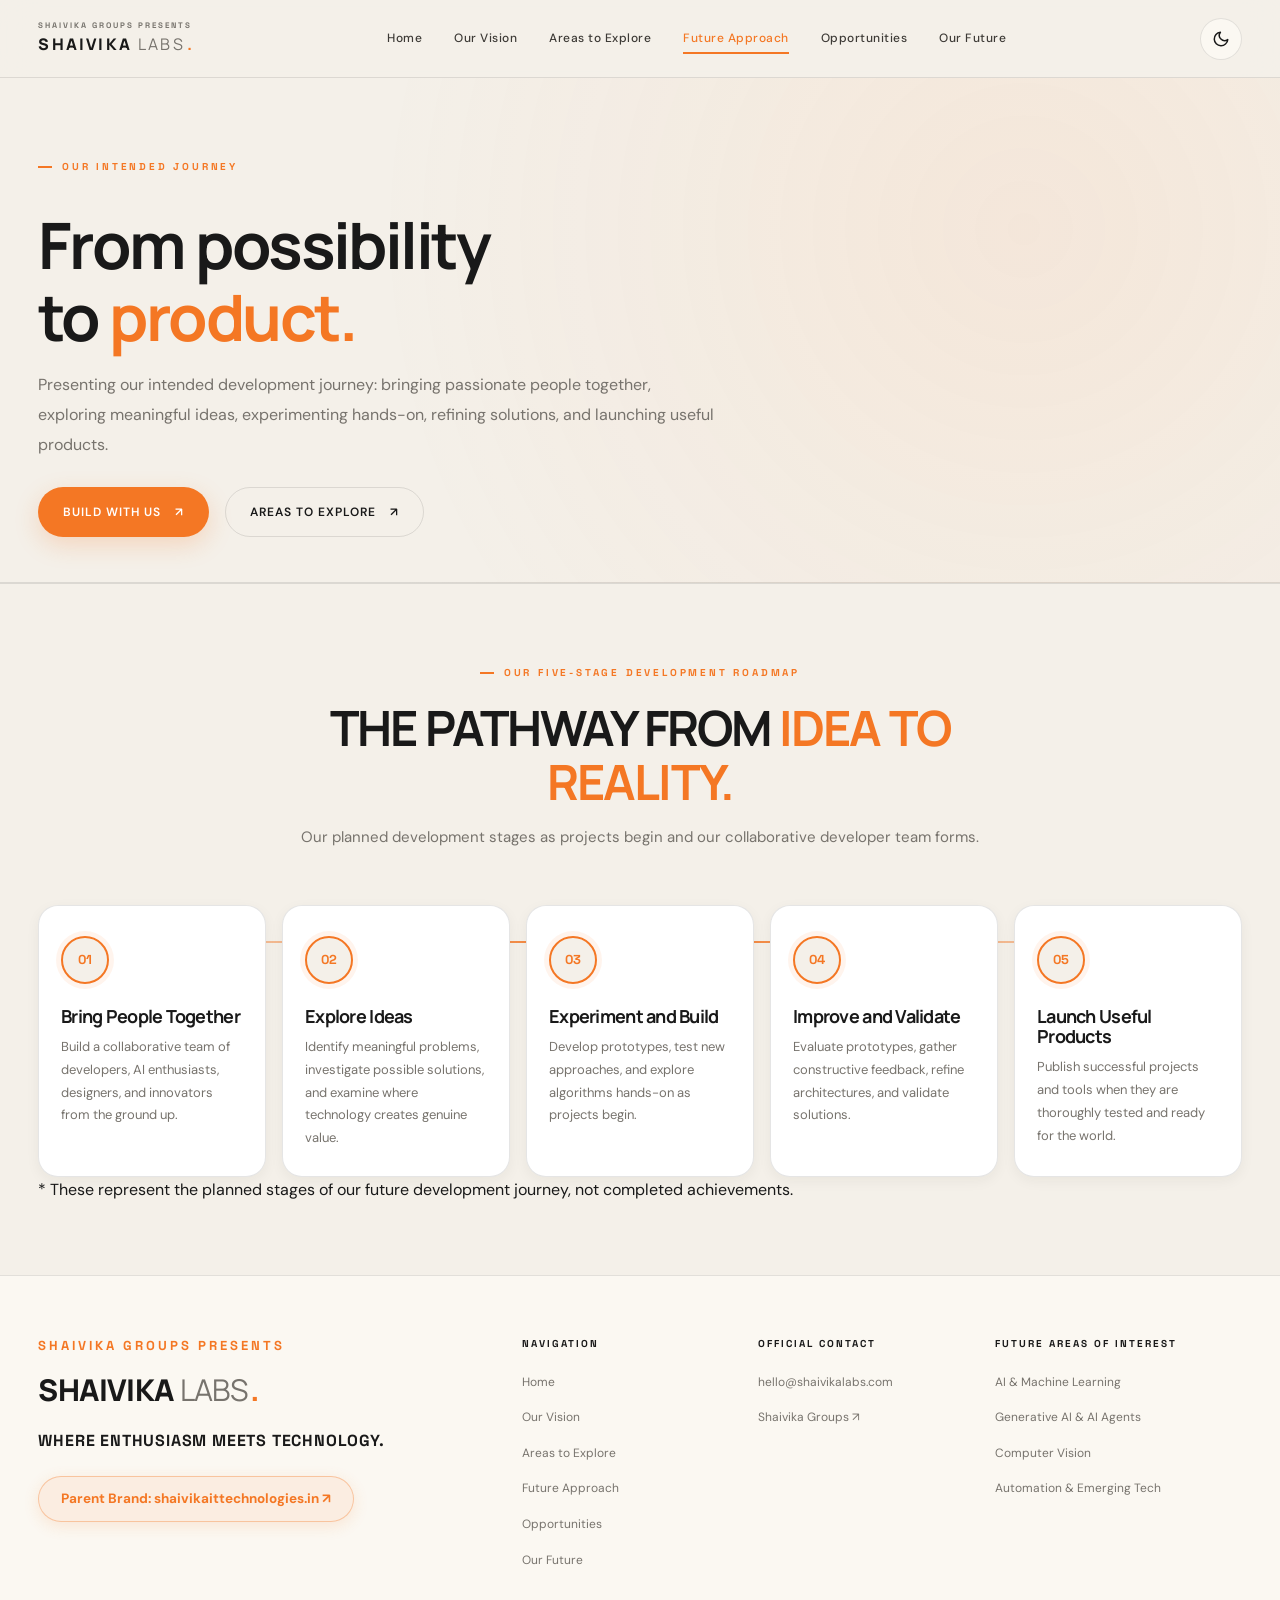
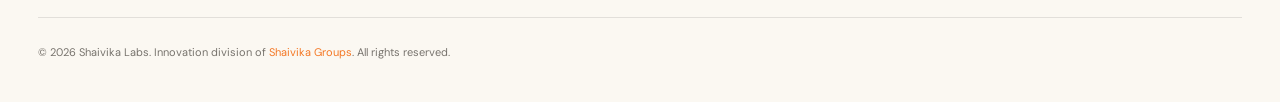
<file: approach.html>
<!doctype html>
<html lang="en" data-theme="light">
<head>
  <meta charset="utf-8">
  <meta name="viewport" content="width=device-width, initial-scale=1">
  <meta name="theme-color" content="#F4F0E9">
  <meta name="description" content="Our Future Approach at Shaivika Labs — The AI innovation division of Shaivika Groups. From Possibility to Product: 5 planned stages of our future journey.">
  <title>Our Future Approach — From Possibility to Product | Shaivika Labs</title>
  
  <link rel="preconnect" href="https://fonts.googleapis.com">
  <link rel="preconnect" href="https://fonts.gstatic.com" crossorigin>
  <link href="https://fonts.googleapis.com/css2?family=DM+Sans:ital,opsz,wght@0,9..40,100..1000;1,9..40,100..1000&family=Manrope:wght@300;400;500;600;700;800&family=Space+Grotesk:wght@500;700&display=swap" rel="stylesheet">
  
  <link rel="stylesheet" href="style.css">
  <script src="script.js" defer></script>
</head>
<body data-theme="light">

  <header class="navbar">
    <div class="brand-wrap">
      <span class="brand-parent">Shaivika Groups Presents</span>
      <a class="logo" href="index.html" aria-label="Shaivika Labs Home">
        SHAIVIKA<span>LABS</span><i>.</i>
      </a>
    </div>

    <nav class="nav-links" aria-label="Main navigation">
      <a href="index.html#hero">Home</a>
      <a href="index.html#vision">Our Vision</a>
      <a href="index.html#explore">Areas to Explore</a>
      <a class="active" href="approach.html">Future Approach</a>
      <a href="careers.html">Opportunities</a>
      <a href="index.html#future-products">Our Future</a>
    </nav>

    <div class="nav-controls">
      <button class="theme-toggle" id="theme-toggle-btn" aria-label="Switch between light and dark theme">
        <svg class="theme-icon-sun" viewBox="0 0 24 24">
          <circle cx="12" cy="12" r="5"></circle>
          <line x1="12" y1="1" x2="12" y2="3"></line>
          <line x1="12" y1="21" x2="12" y2="23"></line>
          <line x1="4.22" y1="4.22" x2="5.64" y2="5.64"></line>
          <line x1="18.36" y1="18.36" x2="19.78" y2="19.78"></line>
          <line x1="1" y1="12" x2="3" y2="12"></line>
          <line x1="21" y1="12" x2="23" y2="12"></line>
          <line x1="4.22" y1="19.78" x2="5.64" y2="18.36"></line>
          <line x1="18.36" y1="5.64" x2="19.78" y2="4.22"></line>
        </svg>
        <svg class="theme-icon-moon" viewBox="0 0 24 24">
          <path d="M21 12.79A9 9 0 1 1 11.21 3 7 7 0 0 0 21 12.79z"></path>
        </svg>
      </button>

      <button class="menu-toggle" aria-label="Toggle navigation menu" aria-expanded="false">
        ☰
      </button>
    </div>
  </header>

  <main class="page-shell">
    <section class="inner-page-hero">
      <div class="inner-hero-content animate-on-scroll">
        <span class="eyebrow">OUR INTENDED JOURNEY</span>
        <h1>From possibility<br>to <span>product.</span></h1>
        <p>
          Presenting our intended development journey: bringing passionate people together, exploring meaningful ideas, experimenting hands-on, refining solutions, and launching useful products.
        </p>
        <div style="display: flex; gap: 16px; flex-wrap: wrap;">
          <a class="button button-primary" href="careers.html#inquiry-form">
            Build With Us <span class="btn-arrow">↗</span>
          </a>
          <a class="button button-outline" href="index.html#explore">
            Areas to Explore <span class="btn-arrow">↗</span>
          </a>
        </div>
      </div>
    </section>

    <section class="section-block">
      <div class="section-header-center animate-on-scroll">
        <span class="eyebrow">OUR FIVE-STAGE DEVELOPMENT ROADMAP</span>
        <h2>THE PATHWAY FROM <span>IDEA TO REALITY.</span></h2>
        <p>Our planned development stages as projects begin and our collaborative developer team forms.</p>
      </div>

      <div class="approach-pathway-wrap">
        <div class="pathway-line" aria-hidden="true">
          <div class="pathway-pulse"></div>
        </div>

        <div class="pathway-grid">
          <!-- 01 Bring People Together -->
          <div class="pathway-step animate-on-scroll">
            <div class="pathway-node-marker">01</div>
            <h3>Bring People Together</h3>
            <p>Build a collaborative team of developers, AI enthusiasts, designers, and innovators from the ground up.</p>
          </div>

          <!-- 02 Explore Ideas -->
          <div class="pathway-step animate-on-scroll delay-1">
            <div class="pathway-node-marker">02</div>
            <h3>Explore Ideas</h3>
            <p>Identify meaningful problems, investigate possible solutions, and examine where technology creates genuine value.</p>
          </div>

          <!-- 03 Experiment and Build -->
          <div class="pathway-step animate-on-scroll delay-2">
            <div class="pathway-node-marker">03</div>
            <h3>Experiment and Build</h3>
            <p>Develop prototypes, test new approaches, and explore algorithms hands-on as projects begin.</p>
          </div>

          <!-- 04 Improve and Validate -->
          <div class="pathway-step animate-on-scroll delay-3">
            <div class="pathway-node-marker">04</div>
            <h3>Improve and Validate</h3>
            <p>Evaluate prototypes, gather constructive feedback, refine architectures, and validate solutions.</p>
          </div>

          <!-- 05 Launch Useful Products -->
          <div class="pathway-step animate-on-scroll delay-4">
            <div class="pathway-node-marker">05</div>
            <h3>Launch Useful Products</h3>
            <p>Publish successful projects and tools when they are thoroughly tested and ready for the world.</p>
          </div>
        </div>
      </div>

      <p class="showcase-footnote">
        * These represent the planned stages of our future development journey, not completed achievements.
      </p>
    </section>
  </main>

  <footer class="footer">
    <div class="footer-top">
      <div class="footer-brand">
        <span class="footer-parent-label">SHAIVIKA GROUPS PRESENTS</span>
        <div class="logo">SHAIVIKA<span>LABS</span><i>.</i></div>
        <p class="footer-tagline">WHERE ENTHUSIASM MEETS TECHNOLOGY.</p>
        <a class="footer-official-link" href="http://shaivikaittechnologies.in/" target="_blank" rel="noopener noreferrer">
          Parent Brand: shaivikaittechnologies.in ↗
        </a>
      </div>
      <div class="footer-col">
        <h5>Navigation</h5>
        <ul>
          <li><a href="index.html#hero">Home</a></li>
          <li><a href="index.html#vision">Our Vision</a></li>
          <li><a href="index.html#explore">Areas to Explore</a></li>
          <li><a href="approach.html">Future Approach</a></li>
          <li><a href="careers.html">Opportunities</a></li>
          <li><a href="index.html#future-products">Our Future</a></li>
        </ul>
      </div>
      <div class="footer-col">
        <h5>Official Contact</h5>
        <ul>
          <li><a href="mailto:hello@shaivikalabs.com">hello@shaivikalabs.com</a></li>
          <li><a href="http://shaivikaittechnologies.in/" target="_blank" rel="noopener noreferrer">Shaivika Groups ↗</a></li>
        </ul>
      </div>
      <div class="footer-col">
        <h5>Future Areas of Interest</h5>
        <ul>
          <li><a href="build.html">AI & Machine Learning</a></li>
          <li><a href="build.html">Generative AI & AI Agents</a></li>
          <li><a href="build.html">Computer Vision</a></li>
          <li><a href="build.html">Automation & Emerging Tech</a></li>
        </ul>
      </div>
    </div>
    <div class="footer-bottom">
      <div>© <span data-year></span> Shaivika Labs. Innovation division of <a href="http://shaivikaittechnologies.in/" target="_blank" rel="noopener noreferrer">Shaivika Groups</a>. All rights reserved.</div>
    </div>
  </footer>

</body>
</html>
</file>
<file: style.css>
@import url('https://fonts.googleapis.com/css2?family=DM+Sans:ital,opsz,wght@0,9..40,100..1000;1,9..40,100..1000&family=Manrope:wght@300;400;500;600;700;800&family=Space+Grotesk:wght@500;700&display=swap');

/* ==========================================================================
   SHAIVIKA LABS — DESIGN SYSTEM & TOKENS
   Brand: Shaivika Groups Presents Shaivika Labs
   Consistent Warm Cream, Charcoal & Shaivika Orange (#F47724) Palette
   Light Mode (Default) & Dark Mode Support
   ========================================================================== */

:root {
  /* Brand Core Palette */
  --accent: #F47724;
  --accent-hover: #DF6416;
  --accent-light: #FF8F45;
  --accent-glow: rgba(244, 119, 36, 0.22);
  --accent-glow-strong: rgba(244, 119, 36, 0.4);
  --accent-soft: rgba(244, 119, 36, 0.08);

  /* Light Theme (Default) */
  --bg: #F4F0E9;
  --paper: #FBF8F2;
  --paper-card: #FFFFFF;
  --paper-trans: rgba(251, 248, 242, 0.92);
  --card-glass: rgba(255, 255, 255, 0.85);
  --ink: #191919;
  --ink-secondary: #3D3A36;
  --muted: #77736D;
  --muted-light: #A8A39C;
  --line: rgba(25, 25, 25, 0.11);
  --line-subtle: rgba(25, 25, 25, 0.06);
  --dark: #211F1B;
  --shadow-sm: 0 4px 14px rgba(33, 31, 27, 0.05);
  --shadow-md: 0 12px 30px rgba(33, 31, 27, 0.08);
  --shadow-lg: 0 20px 50px rgba(33, 31, 27, 0.11);
  --shadow-accent: 0 12px 32px rgba(244, 119, 36, 0.2);
  --radius-sm: 8px;
  --radius-md: 14px;
  --radius-lg: 20px;
  --radius-pill: 9999px;
  --nav-bg: rgba(244, 240, 233, 0.92);
  --container-max: 1700px;

  /* Brand-Harmonized Section Tokens */
  --tech-de: var(--accent);
  --tech-de-glow: var(--accent-glow);
  --tech-ai: var(--accent);
  --tech-ai-glow: var(--accent-glow);
  --tech-cv: var(--accent);
  --tech-cv-glow: var(--accent-glow);
  --tech-emerging: var(--accent);
  --tech-emerging-glow: var(--accent-glow);
  --tech-about: var(--accent);
  --tech-join: var(--accent);
  --tech-join-glow: var(--accent-glow);
}

[data-theme="dark"] {
  --bg: #11100E;
  --paper: #181714;
  --paper-card: #201D1A;
  --paper-trans: rgba(24, 23, 20, 0.90);
  --card-glass: rgba(26, 24, 21, 0.82);
  --ink: #FFFFFF;
  --ink-secondary: #D4CEC4;
  --muted: #A39D94;
  --muted-light: #736E66;
  --line: rgba(255, 255, 255, 0.10);
  --line-subtle: rgba(255, 255, 255, 0.05);
  --dark: #0A0A09;
  --shadow-sm: 0 4px 16px rgba(0, 0, 0, 0.35);
  --shadow-md: 0 14px 34px rgba(0, 0, 0, 0.45);
  --shadow-lg: 0 24px 60px rgba(0, 0, 0, 0.65);
  --shadow-accent: 0 12px 34px rgba(244, 119, 36, 0.35);
  --nav-bg: rgba(17, 16, 14, 0.92);
}

/* ==========================================================================
   BASE RESET & TYPOGRAPHY
   ========================================================================== */

*, *::before, *::after {
  box-sizing: border-box;
  margin: 0;
  padding: 0;
}

html {
  scroll-behavior: smooth;
  font-size: 16px;
  overflow-x: hidden;
}

body {
  background-color: var(--bg);
  color: var(--ink);
  font-family: "DM Sans", -apple-system, BlinkMacSystemFont, "Segoe UI", Roboto, sans-serif;
  overflow-x: hidden;
  line-height: 1.6;
  transition: background-color 0.35s ease, color 0.35s ease;
  -webkit-font-smoothing: antialiased;
  -moz-osx-font-smoothing: grayscale;
  width: 100%;
}

a {
  color: inherit;
  text-decoration: none;
  transition: color 0.25s ease, opacity 0.25s ease;
}

button {
  font: inherit;
  background: none;
  border: none;
  cursor: pointer;
  color: inherit;
}

img {
  max-width: 100%;
  height: auto;
  display: block;
}

.site-container {
  width: 100%;
  max-width: var(--container-max);
  margin: 0 auto;
}

/* ==========================================================================
   NAVBAR & HEADER
   ========================================================================== */

.navbar {
  position: sticky;
  top: 0;
  height: 78px;
  padding: 0 3%;
  display: flex;
  align-items: center;
  justify-content: space-between;
  gap: 20px;
  background: var(--nav-bg);
  backdrop-filter: blur(16px);
  -webkit-backdrop-filter: blur(16px);
  border-bottom: 1px solid var(--line);
  z-index: 100;
  transition: background-color 0.35s ease, border-color 0.35s ease;
}

.brand-wrap {
  display: flex;
  flex-direction: column;
}

.brand-parent {
  font-family: "Space Grotesk", sans-serif;
  font-size: 8px;
  font-weight: 700;
  letter-spacing: 2px;
  color: var(--muted);
  text-transform: uppercase;
}

.logo {
  font-family: "Manrope", sans-serif;
  font-size: 16px;
  font-weight: 800;
  letter-spacing: 2.2px;
  color: var(--ink);
  display: flex;
  align-items: baseline;
  text-transform: uppercase;
}

.logo span {
  font-weight: 400;
  margin-left: 6px;
  color: var(--muted);
}

.logo i {
  color: var(--accent);
  font-style: normal;
  margin-left: 2px;
}

.nav-links {
  display: flex;
  align-items: center;
  gap: clamp(16px, 2.5vw, 36px);
  font-size: 12px;
  font-weight: 500;
  letter-spacing: 0.5px;
}

.nav-links a {
  color: var(--ink-secondary);
  position: relative;
  padding: 6px 0;
  transition: color 0.25s ease;
}

.nav-links a::after {
  content: "";
  position: absolute;
  bottom: 0;
  left: 0;
  width: 0;
  height: 2px;
  background-color: var(--accent);
  transition: width 0.25s ease;
}

.nav-links a:hover,
.nav-links a.active {
  color: var(--accent);
}

.nav-links a:hover::after,
.nav-links a.active::after {
  width: 100%;
}

.nav-controls {
  display: flex;
  align-items: center;
  gap: 14px;
}

/* Theme Toggle Button */
.theme-toggle {
  width: 42px;
  height: 42px;
  border-radius: 50%;
  border: 1px solid var(--line);
  display: grid;
  place-items: center;
  color: var(--ink);
  transition: background-color 0.25s ease, border-color 0.25s ease, transform 0.25s ease;
  position: relative;
  background: var(--paper);
}

.theme-toggle:hover {
  border-color: var(--accent);
  transform: rotate(15deg);
  background: var(--card-glass);
}

.theme-icon-sun,
.theme-icon-moon {
  width: 18px;
  height: 18px;
  stroke: currentColor;
  stroke-width: 2;
  stroke-linecap: round;
  stroke-linejoin: round;
  fill: none;
  transition: opacity 0.25s ease;
}

[data-theme="light"] .theme-icon-sun { display: none; }
[data-theme="light"] .theme-icon-moon { display: block; }
[data-theme="dark"] .theme-icon-sun { display: block; }
[data-theme="dark"] .theme-icon-moon { display: none; }

.nav-cta {
  display: inline-flex;
  align-items: center;
  gap: 10px;
  font-size: 12px;
  font-weight: 600;
  letter-spacing: 0.5px;
  color: var(--ink);
  padding: 6px 6px 6px 16px;
  background: var(--paper);
  border: 1px solid var(--line);
  border-radius: var(--radius-pill);
  transition: border-color 0.25s ease, transform 0.25s ease, background 0.25s ease;
}

.nav-cta:hover {
  border-color: var(--accent);
  transform: translateY(-2px);
  background: var(--card-glass);
}

.nav-cta span {
  display: grid;
  place-items: center;
  width: 32px;
  height: 32px;
  border-radius: 50%;
  background: var(--accent);
  color: #fff;
  font-size: 14px;
  transition: transform 0.25s ease, background-color 0.25s ease;
}

.nav-cta:hover span {
  transform: rotate(45deg);
  background: var(--accent-hover);
}

.menu-toggle {
  display: none;
  width: 42px;
  height: 42px;
  border-radius: 50%;
  border: 1px solid var(--line);
  font-size: 20px;
  align-items: center;
  justify-content: center;
  color: var(--ink);
  background: var(--paper);
}

/* ==========================================================================
   BUTTONS & SHARED TYPOGRAPHY
   ========================================================================== */

.button {
  min-height: 50px;
  padding: 0 24px;
  display: inline-flex;
  align-items: center;
  justify-content: center;
  gap: 14px;
  border-radius: var(--radius-pill);
  font-size: 12px;
  font-weight: 600;
  letter-spacing: 1px;
  text-transform: uppercase;
  transition: transform 0.25s cubic-bezier(0.2, 0.8, 0.2, 1), background-color 0.25s ease, border-color 0.25s ease, box-shadow 0.25s ease;
  position: relative;
  overflow: hidden;
  z-index: 1;
}

.button:hover {
  transform: translateY(-3px);
}

.button-primary {
  background: var(--accent);
  color: #FFFFFF;
  border: 1px solid transparent;
  box-shadow: 0 8px 24px var(--accent-glow);
}

.button-primary:hover {
  background: var(--accent-hover);
  box-shadow: 0 12px 30px var(--accent-glow-strong);
}

.button-primary .btn-arrow {
  display: inline-block;
  transition: transform 0.25s ease;
}

.button-primary:hover .btn-arrow {
  transform: translate(3px, -3px);
}

.button-outline {
  background: transparent;
  color: var(--ink);
  border: 1px solid var(--line);
}

[data-theme="dark"] .button-outline {
  background: rgba(255, 255, 255, 0.04);
  color: #FFFFFF;
  border: 1px solid rgba(255, 255, 255, 0.16);
}

.button-outline:hover {
  border-color: var(--accent);
  background: var(--paper);
  color: var(--accent);
}

[data-theme="dark"] .button-outline:hover {
  border-color: var(--accent);
  background: rgba(244, 119, 36, 0.12);
  color: #FFFFFF;
}

.eyebrow {
  display: inline-flex;
  align-items: center;
  gap: 10px;
  font-family: "Space Grotesk", sans-serif;
  font-size: 10px;
  font-weight: 700;
  letter-spacing: 2.8px;
  color: var(--accent);
  text-transform: uppercase;
  margin-bottom: 20px;
}

.eyebrow::before {
  content: "";
  display: inline-block;
  width: 14px;
  height: 2px;
  background-color: var(--accent);
}

h1, h2, h3, h4 {
  font-family: "Manrope", sans-serif;
  letter-spacing: -0.04em;
  line-height: 1.12;
  color: var(--ink);
}

h1 {
  font-size: clamp(38px, 5vw, 68px);
  font-weight: 700;
}

h2 {
  font-size: clamp(30px, 3.8vw, 52px);
  font-weight: 700;
}

h3 {
  font-size: clamp(20px, 2vw, 26px);
  font-weight: 600;
}

h1 span, h2 span, h3 span {
  color: var(--accent);
}

.page-shell {
  width: 100%;
  position: relative;
  overflow: visible;
}

/* ==========================================================================
   SCROLL REVEAL — PREMIUM SWIPE UP ANIMATION
   Every text, card, and element sweeps upward as it enters the viewport
   ========================================================================== */

.animate-on-scroll,
.reveal-on-scroll {
  opacity: 0;
  transform: translateY(55px);
  transition:
    opacity 0.75s cubic-bezier(0.22, 1, 0.36, 1),
    transform 0.75s cubic-bezier(0.22, 1, 0.36, 1);
  will-change: opacity, transform;
}

.animate-on-scroll.is-visible,
.reveal-on-scroll.is-visible {
  opacity: 1;
  transform: translateY(0) !important;
}

/* Staggered delays for cards/grid children */
.delay-1, .reveal-delay-1 { transition-delay: 0.10s; }
.delay-2, .reveal-delay-2 { transition-delay: 0.20s; }
.delay-3, .reveal-delay-3 { transition-delay: 0.30s; }
.delay-4, .reveal-delay-4 { transition-delay: 0.40s; }

/* Section-level entrance — subtle initial offset only when not yet visible */
.section-header-center.animate-on-scroll:not(.is-visible),
.about-copy.animate-on-scroll:not(.is-visible),
.inner-hero-content:not(.is-visible) {
  transform: translateY(20px);
}


/* ==========================================================================
   HERO SECTION — AI NEURAL CORE CENTERPIECE
   ========================================================================== */

.hero {
  width: 100%;
  padding: clamp(45px, 6vh, 80px) 3% clamp(40px, 6vh, 75px);
  display: grid;
  grid-template-columns: 1.12fr 0.88fr;
  align-items: center;
  gap: clamp(32px, 4vw, 65px);
  position: relative;
  background: radial-gradient(circle at 75% 45%, rgba(244, 119, 36, 0.08) 0%, transparent 65%);
}

[data-theme="dark"] .hero {
  background: radial-gradient(circle at 74% 48%, rgba(244, 119, 36, 0.14) 0%, rgba(244, 119, 36, 0.03) 48%, transparent 72%);
}

.hero-copy {
  position: relative;
  z-index: 5;
  max-width: 620px;
}

/* Attractive Parent Badge with Subtle Glowing Aura */
.hero-parent-badge {
  display: inline-flex;
  align-items: center;
  gap: 8px;
  font-family: "Space Grotesk", sans-serif;
  font-size: 11px;
  font-weight: 700;
  letter-spacing: 3px;
  color: var(--accent);
  text-transform: uppercase;
  margin-bottom: 20px;
  padding: 7px 16px;
  border-radius: var(--radius-pill);
  background: rgba(244, 119, 36, 0.08);
  border: 1px solid rgba(244, 119, 36, 0.32);
  box-shadow: 0 0 20px rgba(244, 119, 36, 0.12);
  animation: badgeGlowPulse 4s ease-in-out infinite alternate, badgeEntrance 0.8s cubic-bezier(0.16, 1, 0.3, 1) both;
}

[data-theme="dark"] .hero-parent-badge {
  background: rgba(244, 119, 36, 0.08);
  border: 1px solid rgba(244, 119, 36, 0.38);
  color: #FFA45F;
  box-shadow: 0 0 22px rgba(244, 119, 36, 0.18);
}

@keyframes badgeGlowPulse {
  0% {
    box-shadow: 0 0 14px rgba(244, 119, 36, 0.12), inset 0 0 8px rgba(244, 119, 36, 0.04);
    border-color: rgba(244, 119, 36, 0.28);
  }
  100% {
    box-shadow: 0 0 26px rgba(244, 119, 36, 0.32), inset 0 0 14px rgba(244, 119, 36, 0.1);
    border-color: rgba(244, 119, 36, 0.55);
  }
}

@keyframes badgeEntrance {
  0% {
    opacity: 0;
    transform: translateY(-10px) scale(0.96);
  }
  100% {
    opacity: 1;
    transform: translateY(0) scale(1);
  }
}

/* Hero Title with Attractive Kinetic Text Animations */
.hero-title {
  font-size: clamp(38px, 5.2vw, 70px);
  font-weight: 800;
  line-height: 1.06;
  margin-bottom: 24px;
}

.hero-brand-block {
  margin-bottom: 20px;
  animation: titleMainFadeUp 0.9s cubic-bezier(0.16, 1, 0.3, 1) both;
}

.hero-brand-title {
  display: inline-block;
  font-family: "Manrope", sans-serif;
  font-size: clamp(42px, 5.6vw, 74px);
  font-weight: 800;
  line-height: 1.05;
  letter-spacing: -0.035em;
  background: linear-gradient(120deg, #181512 0%, #30261E 30%, #F47724 50%, #30261E 70%, #181512 100%);
  background-size: 240% 100%;
  -webkit-background-clip: text;
  -webkit-text-fill-color: transparent;
  animation: brandLuster 5.5s ease-in-out infinite, titleMainFadeUp 0.9s cubic-bezier(0.16, 1, 0.3, 1) both;
  margin-bottom: 8px;
  transition: filter 0.35s ease;
}

[data-theme="dark"] .hero-brand-title {
  background: linear-gradient(120deg, #FFFFFF 0%, #F5EAE1 30%, #FFA86B 50%, #F5EAE1 70%, #FFFFFF 100%);
  background-size: 240% 100%;
  -webkit-background-clip: text;
  -webkit-text-fill-color: transparent;
  filter: drop-shadow(0 0 32px rgba(244, 119, 36, 0.28));
}

.hero-brand-tagline {
  display: inline-flex;
  align-items: center;
  gap: 10px;
  font-family: "Space Grotesk", sans-serif;
  font-size: clamp(11px, 0.95vw, 13px);
  font-weight: 700;
  letter-spacing: 3.5px;
  color: var(--accent);
  text-transform: uppercase;
  margin-bottom: 22px;
  animation: titleHighlightFadeUp 0.95s cubic-bezier(0.16, 1, 0.3, 1) 0.15s both;
}

.hero-brand-tagline::before {
  content: "";
  display: inline-block;
  width: 7px;
  height: 7px;
  border-radius: 50%;
  background: #F47724;
  box-shadow: 0 0 10px #F47724, 0 0 20px #F47724;
  animation: beaconPulse 2s ease-in-out infinite;
}

[data-theme="dark"] .hero-brand-tagline {
  color: #FFA564;
}

.hero-headline {
  font-family: "Manrope", sans-serif;
  font-size: clamp(28px, 4.0vw, 50px);
  font-weight: 800;
  line-height: 1.16;
  letter-spacing: -0.025em;
  color: var(--ink);
  margin-bottom: 24px;
  overflow: visible;
}

.hero-headline .hero-line {
  display: block;
  color: var(--ink);
}

.hero-headline .hero-line:first-child {
  animation: titleMainFadeUp 0.9s cubic-bezier(0.16, 1, 0.3, 1) 0.22s both;
}

.hero-headline .hero-line:last-child {
  animation: titleMainFadeUp 0.9s cubic-bezier(0.16, 1, 0.3, 1) 0.32s both;
}

[data-theme="dark"] .hero-headline,
[data-theme="dark"] .hero-headline .hero-line {
  color: #FFFFFF !important;
}

/* IDEA. is permanently visible with continuous liquid energy shimmer and vibrant breathing glow */
.hero-idea,
.hero-headline .hero-idea {
  display: inline-block !important;
  font-weight: 800 !important;
  opacity: 1 !important;
  visibility: visible !important;
  background: linear-gradient(110deg, #F47724 0%, #FF924A 25%, #FFF4ED 50%, #FF924A 75%, #F47724 100%) !important;
  background-size: 220% 100% !important;
  -webkit-background-clip: text !important;
  -webkit-text-fill-color: transparent !important;
  animation: ideaEnergyFlow 3.8s ease-in-out infinite, ideaAuraBreathe 3s ease-in-out infinite alternate !important;
  filter: drop-shadow(0 0 16px rgba(244, 119, 36, 0.65)) drop-shadow(0 0 36px rgba(244, 119, 36, 0.35)) !important;
  position: relative;
}

@keyframes brandLuster {
  0% { background-position: 0% center; }
  50% { background-position: 100% center; }
  100% { background-position: 0% center; }
}

@keyframes beaconPulse {
  0%, 100% {
    transform: scale(0.9);
    box-shadow: 0 0 8px #F47724, 0 0 16px #F47724;
    opacity: 0.85;
  }
  50% {
    transform: scale(1.3);
    box-shadow: 0 0 16px #F47724, 0 0 32px #F47724;
    opacity: 1;
  }
}

@keyframes ideaEnergyFlow {
  0% { background-position: 0% center; }
  50% { background-position: 100% center; }
  100% { background-position: 0% center; }
}

@keyframes ideaAuraBreathe {
  0% {
    filter: drop-shadow(0 0 14px rgba(244, 119, 36, 0.55));
    transform: translateY(0);
  }
  100% {
    filter: drop-shadow(0 0 28px rgba(244, 119, 36, 0.85)) drop-shadow(0 0 48px rgba(244, 119, 36, 0.4));
    transform: translateY(-2px);
  }
}

/* Legacy fallback support */
.hero-headline .hw-line {
  display: block;
}

.hero-headline .hw-base,
.hero-headline span.hw-base {
  color: var(--ink);
}

[data-theme="dark"] .hero-headline .hw-base,
[data-theme="dark"] .hero-headline span.hw-base {
  color: #FFFFFF !important;
}

.hw {
  display: inline-block;
  opacity: 1;
}

.hero-headline .hw-highlight,
.hero-headline span.hw-highlight,
.hero-headline .shimmer-highlight,
.hero-headline span.shimmer-highlight,
.shimmer-highlight {
  display: inline-block;
  font-weight: 800;
  color: var(--accent) !important;
  opacity: 1 !important;
  visibility: visible !important;
}

@keyframes titleMainFadeUp {
  0% {
    opacity: 0;
    transform: translateY(22px);
  }
  100% {
    opacity: 1;
    transform: translateY(0);
  }
}

@keyframes titleHighlightFadeUp {
  0% {
    opacity: 0;
    transform: translateY(18px);
  }
  100% {
    opacity: 1;
    transform: translateY(0);
  }
}

.hero-description {
  font-size: clamp(15px, 1.15vw, 17px);
  color: var(--ink-secondary);
  line-height: 1.8;
  margin-bottom: 20px;
  max-width: 560px;
  animation: heroDescFadeUp 1.0s cubic-bezier(0.16, 1, 0.3, 1) 0.28s both;
}

.hero-supporting-text {
  font-size: clamp(13px, 1.0vw, 14.5px);
  line-height: 1.75;
  color: var(--muted);
  background: var(--accent-soft);
  border-left: 3px solid var(--accent);
  padding: 12px 16px;
  border-radius: 0 var(--radius-sm) var(--radius-sm) 0;
  margin-bottom: 28px;
  max-width: 560px;
  font-style: italic;
  animation: heroDescFadeUp 1.0s cubic-bezier(0.16, 1, 0.3, 1) 0.32s both;
}

@keyframes heroDescFadeUp {
  0% {
    opacity: 0;
    transform: translateY(16px);
  }
  100% {
    opacity: 1;
    transform: translateY(0);
  }
}

.hero-actions {
  display: flex;
  align-items: center;
  gap: 16px;
  flex-wrap: wrap;
  margin-bottom: 36px;
  animation: heroActionsFadeUp 1.0s cubic-bezier(0.16, 1, 0.3, 1) 0.36s both;
}

@keyframes heroActionsFadeUp {
  0% {
    opacity: 0;
    transform: translateY(14px);
  }
  100% {
    opacity: 1;
    transform: translateY(0);
  }
}

/* Hero Status Pill with Radiant Dual-Wave Dot */
.hero-status {
  display: inline-flex;
  align-items: center;
  gap: 12px;
  padding: 10px 18px;
  border-radius: var(--radius-pill);
  background: var(--paper-card);
  border: 1px solid var(--line);
  font-size: 11px;
  font-weight: 500;
  color: var(--muted);
  box-shadow: var(--shadow-sm);
  animation: heroActionsFadeUp 1.0s cubic-bezier(0.16, 1, 0.3, 1) 0.44s both;
}

[data-theme="dark"] .hero-status {
  background: rgba(28, 26, 23, 0.75);
  border: 1px solid rgba(255, 255, 255, 0.1);
  color: #B5B0A6;
  backdrop-filter: blur(12px);
  -webkit-backdrop-filter: blur(12px);
}

.status-dot {
  width: 9px;
  height: 9px;
  background-color: var(--accent);
  border-radius: 50%;
  position: relative;
  box-shadow: 0 0 10px var(--accent);
}

.status-dot::before {
  content: "";
  position: absolute;
  inset: -4px;
  border-radius: 50%;
  background: var(--accent);
  opacity: 0.55;
  animation: statusWavePing 2.4s cubic-bezier(0, 0, 0.2, 1) infinite;
}

@keyframes statusWavePing {
  0% {
    transform: scale(0.9);
    opacity: 0.85;
  }
  70%, 100% {
    transform: scale(2.6);
    opacity: 0;
  }
}

/* ==========================================================================
   HERO CENTERPIECE VISUAL & REVOLVING ORBITAL SYSTEM
   ========================================================================== */

.hero-visual-wrap {
  position: relative;
  width: 100%;
  aspect-ratio: 1 / 1;
  max-width: 480px;
  margin: 0 auto;
  display: flex;
  align-items: center;
  justify-content: center;
}

/* Circular disc backdrop removed per user request so animation floats seamlessly on background */
.hero-visual-wrap::before {
  display: none !important;
}

[data-theme="dark"] .hero-visual-wrap::before {
  display: none !important;
}

.hero-canvas-container {
  position: absolute;
  inset: -6%;
  width: 112%;
  height: 112%;
  z-index: 4;
  pointer-events: none; /* Never blocks scrolling */
}

.hero-canvas-container canvas {
  width: 100% !important;
  height: 100% !important;
  display: block;
}

.hero-image-backdrop {
  position: absolute;
  width: 76%;
  height: 76%;
  border-radius: 50%;
  overflow: hidden;
  z-index: 1;
  opacity: 0.98;
  transition: transform 0.5s ease;
}

[data-theme="light"] .hero-image-backdrop {
  box-shadow: 0 20px 50px rgba(50, 40, 30, 0.10), 0 0 35px rgba(244, 119, 36, 0.08);
  border: 1px solid rgba(25, 25, 25, 0.08);
}

[data-theme="dark"] .hero-image-backdrop {
  box-shadow: 0 25px 65px rgba(0, 0, 0, 0.65), 0 0 35px rgba(244, 119, 36, 0.15);
  border: 1px solid rgba(255, 255, 255, 0.15);
}

.hero-image-backdrop img {
  width: 100%;
  height: 100%;
  object-fit: cover;
}

.hero-visual-wrap:hover .hero-image-backdrop img {
  /* No zoom on hover */
}

.hero-orbitals {
  position: absolute;
  inset: -6%;
  z-index: 3;
  pointer-events: none;
}

.orbital-ring {
  position: absolute;
  border-radius: 50%;
  transform-origin: center;
  will-change: transform;
}

.orbital-ring-1 {
  inset: 12%;
  border: 2px solid rgba(244, 119, 36, 0.45);
  box-shadow: 0 0 20px rgba(244, 119, 36, 0.25), inset 0 0 12px rgba(244, 119, 36, 0.10);
  transform: rotate(-24deg) scaleY(0.52);
  animation: orbitRingSpin1 42s linear infinite;
}

.orbital-ring-2 {
  inset: 6%;
  border: 1.5px dashed rgba(244, 119, 36, 0.35);
  transform: rotate(26deg) scaleY(0.60);
  animation: orbitRingSpin2 52s linear infinite reverse;
}

.orbital-ring-3 {
  inset: 0%;
  border: 1px solid rgba(244, 119, 36, 0.22);
  transform: rotate(-12deg) scaleY(0.68);
  animation: orbitRingSpin3 65s linear infinite;
}

@keyframes orbitRingSpin1 {
  0% { transform: rotate(-24deg) scaleY(0.52) rotate(0deg); }
  100% { transform: rotate(-24deg) scaleY(0.52) rotate(360deg); }
}

@keyframes orbitRingSpin2 {
  0% { transform: rotate(26deg) scaleY(0.60) rotate(0deg); }
  100% { transform: rotate(26deg) scaleY(0.60) rotate(-360deg); }
}

@keyframes orbitRingSpin3 {
  0% { transform: rotate(-12deg) scaleY(0.68) rotate(0deg); }
  100% { transform: rotate(-12deg) scaleY(0.68) rotate(360deg); }
}

.orbital-node {
  position: absolute;
  width: 10px;
  height: 10px;
  background-color: var(--accent);
  border-radius: 50%;
  box-shadow: 0 0 16px var(--accent), 0 0 4px #FFFFFF;
  top: -5px;
  left: 50%;
  transform: translateX(-50%);
}

.orbital-node-sub {
  width: 6px;
  height: 6px;
  background-color: #FFFFFF;
  border-radius: 50%;
  box-shadow: 0 0 10px #FFFFFF;
  bottom: -3px;
  left: 28%;
}

/* ==========================================================================
   REVOLVING ORBITAL ELEMENTS (OUR MINDSET, AI & ML, OUR PROCESS, VISION)
   Revolve continuously along the tilted orbital path around the centerpiece!
   ========================================================================== */

.hero-float-card {
  position: absolute;
  top: 0;
  left: 0;
  z-index: 6;
  padding: 8px 14px;
  background: rgba(22, 20, 18, 0.85);
  backdrop-filter: blur(16px);
  -webkit-backdrop-filter: blur(16px);
  border: 1px solid rgba(255, 255, 255, 0.12);
  border-radius: 10px;
  box-shadow: 0 14px 30px rgba(0, 0, 0, 0.45), 0 0 0 1px rgba(244, 119, 36, 0.16);
  display: flex;
  flex-direction: column;
  gap: 2px;
  cursor: pointer;
  user-select: none;
  white-space: nowrap;
  transform: translate(-50%, -50%);
  will-change: transform, opacity;
  transition: border-color 0.3s ease, box-shadow 0.3s ease;
}

[data-theme="light"] .hero-float-card {
  background: rgba(255, 255, 255, 0.94);
  border: 1px solid rgba(25, 25, 25, 0.09);
  box-shadow: 0 14px 30px rgba(45, 35, 25, 0.08), 0 2px 8px rgba(0, 0, 0, 0.04);
}

.hero-float-card:hover {
  border-color: rgba(244, 119, 36, 0.55);
  box-shadow: 0 18px 40px rgba(244, 119, 36, 0.28), 0 0 20px var(--accent-glow);
}

.hero-float-card small {
  display: flex;
  align-items: center;
  justify-content: space-between;
  gap: 10px;
  font-family: "Space Grotesk", sans-serif;
  font-size: 8px;
  font-weight: 700;
  letter-spacing: 1.6px;
  color: var(--accent);
  text-transform: uppercase;
}

.hero-float-card strong {
  font-size: 11px;
  font-weight: 700;
  color: #FFFFFF;
  letter-spacing: 0.3px;
}

[data-theme="light"] .hero-float-card strong {
  color: #191919;
}

.satellite-badge {
  position: absolute;
  top: 0;
  left: 0;
  z-index: 6;
  font-family: "Space Grotesk", sans-serif;
  font-size: 8.5px;
  font-weight: 700;
  letter-spacing: 1.6px;
  padding: 6px 13px;
  border-radius: var(--radius-pill);
  background: rgba(22, 20, 18, 0.88);
  backdrop-filter: blur(16px);
  -webkit-backdrop-filter: blur(16px);
  border: 1px solid rgba(255, 255, 255, 0.14);
  color: #FAF7F2;
  box-shadow: 0 10px 24px rgba(0, 0, 0, 0.4);
  cursor: pointer;
  user-select: none;
  white-space: nowrap;
  transform: translate(-50%, -50%);
  will-change: transform, opacity;
  transition: border-color 0.3s ease, box-shadow 0.3s ease, color 0.3s ease;
}

[data-theme="light"] .satellite-badge {
  background: rgba(255, 255, 255, 0.92);
  border: 1px solid rgba(25, 25, 25, 0.1);
  color: #211F1B;
  box-shadow: 0 10px 24px rgba(45, 35, 25, 0.07);
}

.satellite-badge:hover {
  border-color: var(--accent);
  box-shadow: 0 0 20px var(--accent-glow);
  color: #FFFFFF;
}

/* Static fallback positions for non-JS or initial paint */
.float-card-mindset {
  left: 20%;
  top: 26%;
}

.float-card-mindset small::after {
  content: "";
  display: inline-block;
  width: 5px;
  height: 5px;
  background: var(--accent);
  border-radius: 50%;
  margin-left: 8px;
  box-shadow: 0 0 6px var(--accent);
}

.sat-ai {
  left: 80%;
  top: 22%;
}

.float-card-process {
  left: 78%;
  top: 76%;
}

.sat-vision {
  left: 36%;
  top: 80%;
}

@keyframes float-drift-b {
  0%, 100% { transform: translateY(0); }
  50% { transform: translateY(8px); }
}

/* ==========================================================================
   ABOUT SECTION — WHO WE ARE & SPACE TO CREATE
   ========================================================================== */

.section-block {
  width: 100%;
  padding: clamp(60px, 8vh, 100px) 3%;
  position: relative;
  border-top: 1px solid var(--line);
}

.section-grid-2col {
  display: grid;
  grid-template-columns: 1fr 1fr;
  align-items: center;
  gap: clamp(36px, 5vw, 80px);
  margin-bottom: clamp(36px, 4vw, 56px);
}

.about-copy {
  max-width: 580px;
}

.about-lead {
  font-size: clamp(16px, 1.2vw, 18px);
  line-height: 1.8;
  color: var(--ink-secondary);
  margin: 22px 0 16px;
}

.about-secondary {
  font-size: 14px;
  line-height: 1.85;
  color: var(--muted);
  margin-bottom: 32px;
}

.about-visual-card {
  position: relative;
  border-radius: var(--radius-lg);
  overflow: hidden;
  box-shadow: var(--shadow-md);
  border: 1px solid var(--line);
  background: var(--paper-card);
  transition: transform 0.35s ease, box-shadow 0.35s ease, border-color 0.35s ease;
  min-height: 400px;
  height: 100%;
  width: 100%;
  display: flex;
  align-items: stretch;
  justify-content: center;
}

.about-visual-card:hover {
  transform: translateY(-5px);
  border-color: var(--accent);
  box-shadow: var(--shadow-accent);
}

.card-canvas-layer,
.card-3d-canvas-wrap {
  position: absolute;
  inset: 0;
  width: 100%;
  height: 100%;
  z-index: 4;
  pointer-events: none; /* Never blocks scrolling */
  overflow: hidden;
  display: none !important; /* Image 3D animations removed per user request */
}

.card-canvas-layer canvas,
.card-3d-canvas-wrap canvas {
  width: 100% !important;
  height: 100% !important;
  display: block;
}

.card-media-backdrop,
.card-image-backdrop {
  position: relative;
  width: 100%;
  height: 100%;
  overflow: hidden;
  background: var(--bg);
}

.card-media-backdrop img,
.card-image-backdrop img {
  width: 100%;
  height: 100%;
  object-fit: cover;
  /* No zoom animation on images */
}

.about-visual-card:hover .card-media-backdrop img,
.about-visual-card:hover .card-image-backdrop img {
  /* No zoom on hover */
}

/* Subtle, cohesive brand warmth gradient across card images */
.card-media-backdrop::after,
.card-image-backdrop::after,
.tech-media-wrap::after {
  content: "";
  position: absolute;
  inset: 0;
  background: linear-gradient(180deg, rgba(24, 22, 20, 0.02) 0%, rgba(24, 22, 20, 0.32) 100%);
  pointer-events: none;
  transition: opacity 0.35s ease;
}

.card-badge-pill,
.card-3d-badge-floating {
  display: none; /* FUTURE EXPLORATION badges removed */
}

.badge-dot,
.badge-dot-cyan,
.badge-dot-azure,
.badge-dot-violet,
.badge-dot-emerald,
.badge-dot-amber,
.badge-dot-coral {
  width: 6px;
  height: 6px;
  border-radius: 50%;
  background-color: var(--accent);
  box-shadow: 0 0 8px var(--accent);
  display: inline-block;
  flex-shrink: 0;
}

/* Clean, un-tinted container styles replacing clashing colored overlays */
.theme-overlay-cyan,
.theme-overlay-azure,
.theme-overlay-violet,
.theme-overlay-emerald,
.theme-overlay-amber,
.theme-overlay-coral {
  position: relative;
  width: 100%;
  height: 100%;
}

.card-overlay-badge {
  display: none; /* Image text overlays removed */
}

.card-overlay-badge span {
  font-family: "Space Grotesk", sans-serif;
  font-size: 10px;
  font-weight: 700;
  letter-spacing: 2px;
  color: var(--accent);
  text-transform: uppercase;
}

.card-overlay-badge small {
  font-size: 11px;
  color: var(--muted);
}

/* Three Core Pillars */
.pillars-grid {
  display: grid;
  grid-template-columns: repeat(3, 1fr);
  gap: 20px;
  margin-top: 44px;
}

.pillar-card {
  padding: 30px 26px;
  background: var(--paper-card);
  border: 1px solid var(--line);
  border-radius: var(--radius-md);
  transition: transform 0.3s ease, border-color 0.3s ease, box-shadow 0.3s ease;
  position: relative;
  overflow: hidden;
}

.pillar-card:hover {
  transform: translateY(-5px);
  border-color: var(--accent);
  box-shadow: var(--shadow-md);
}

.pillar-num {
  font-family: "Space Grotesk", sans-serif;
  font-size: 11px;
  font-weight: 700;
  color: var(--accent);
  letter-spacing: 2px;
  display: block;
  margin-bottom: 18px;
}

.pillar-card h3 {
  font-size: 18px;
  font-weight: 700;
  margin-bottom: 10px;
}

.pillar-card p {
  font-size: 13px;
  line-height: 1.75;
  color: var(--muted);
}

/* ==========================================================================
   TECHNOLOGY EXPLORATION SECTION — ALL FOUR CARDS EQUAL IN SIZE
   ========================================================================== */

.section-header-center {
  text-align: center;
  max-width: 680px;
  margin: 0 auto clamp(44px, 6vh, 64px);
}

.section-header-center p {
  font-size: 15px;
  line-height: 1.8;
  color: var(--muted);
  margin-top: 14px;
}

/* Four Cards Exactly Equal in Width and Height */
.tech-cards-grid,
.tech-exploration-grid {
  display: grid;
  grid-template-columns: repeat(4, 1fr);
  gap: 22px;
  align-items: stretch;
  width: 100%;
}

.tech-card-subgrid {
  display: contents; /* Dissolves wrapper so cards sit as direct equal siblings in the 4-column grid */
}

.tech-card,
.tech-card-heroic,
.tech-subcard {
  background: var(--paper-card);
  border: 1px solid var(--line);
  border-radius: var(--radius-lg);
  overflow: hidden;
  box-shadow: var(--shadow-sm);
  transition: transform 0.35s cubic-bezier(0.2, 0.8, 0.2, 1), border-color 0.35s ease, box-shadow 0.35s ease;
  display: flex;
  flex-direction: column;
  position: relative;
  height: 100%;
  width: 100%;
}

.tech-card:hover,
.tech-card-heroic:hover,
.tech-subcard:hover {
  transform: translateY(-6px);
  border-color: var(--accent);
  box-shadow: var(--shadow-md);
}

.tech-media-wrap {
  position: relative;
  width: 100%;
  aspect-ratio: 16 / 10;
  overflow: hidden;
  background: var(--bg);
  flex-shrink: 0;
}

.tech-media-wrap img {
  width: 100%;
  height: 100%;
  object-fit: cover;
  /* No zoom animation on images */
}

.tech-card:hover .tech-media-wrap img,
.tech-card-heroic:hover .tech-media-wrap img,
.tech-subcard:hover .tech-media-wrap img {
  /* No zoom on hover */
}

.tech-card-content {
  padding: 24px 20px;
  display: flex;
  flex-direction: column;
  flex: 1;
}

.tech-tag-row {
  display: flex;
  gap: 6px;
  flex-wrap: wrap;
  margin-bottom: 14px;
}

.tech-pill,
.tech-pill-azure,
.tech-pill-violet,
.tech-pill-emerald,
.tech-pill-amber {
  font-family: "Space Grotesk", sans-serif;
  font-size: 9px;
  font-weight: 700;
  letter-spacing: 0.8px;
  padding: 4px 9px;
  border-radius: var(--radius-pill);
  background: var(--accent-soft);
  color: var(--accent);
  border: 1px solid rgba(244, 119, 36, 0.2);
  text-transform: uppercase;
}

.tech-card-content h3 {
  font-size: 18px;
  font-weight: 700;
  line-height: 1.3;
  margin-bottom: 10px;
  color: var(--ink);
}

.tech-card-content p {
  font-size: 13px;
  line-height: 1.75;
  color: var(--muted);
  margin-top: auto;
}

/* ==========================================================================
   OUR APPROACH SECTION — FROM CURIOSITY TO CREATION
   ========================================================================== */

.approach-pathway-wrap {
  margin-top: 36px;
  position: relative;
}

.pathway-line {
  position: absolute;
  top: 36px;
  left: 6%;
  right: 6%;
  height: 2px;
  background: linear-gradient(90deg, rgba(244, 119, 36, 0.2) 0%, var(--accent) 50%, rgba(244, 119, 36, 0.2) 100%);
  z-index: 1;
}

.pathway-pulse {
  position: absolute;
  top: -3px;
  left: 0;
  width: 28px;
  height: 8px;
  background: var(--accent);
  border-radius: 4px;
  filter: blur(2px);
  box-shadow: 0 0 12px var(--accent);
  animation: pathway-travel 7s linear infinite;
}

@keyframes pathway-travel {
  0% { left: 0%; }
  100% { left: 95%; }
}

.pathway-grid {
  display: grid;
  grid-template-columns: repeat(5, 1fr);
  gap: 16px;
  position: relative;
  z-index: 2;
}

.pathway-step {
  padding: 30px 22px 26px;
  background: var(--paper-card);
  border: 1px solid var(--line);
  border-radius: var(--radius-lg);
  box-shadow: var(--shadow-sm);
  transition: transform 0.35s ease, border-color 0.35s ease, box-shadow 0.35s ease;
  position: relative;
}

.pathway-step:hover {
  transform: translateY(-6px);
  border-color: var(--accent);
  box-shadow: var(--shadow-md);
}

.pathway-node-marker {
  width: 48px;
  height: 48px;
  border-radius: 50%;
  background: var(--bg);
  border: 2px solid var(--accent);
  display: grid;
  place-items: center;
  font-family: "Space Grotesk", sans-serif;
  font-size: 13px;
  font-weight: 700;
  color: var(--accent);
  margin-bottom: 22px;
  box-shadow: 0 0 0 5px var(--accent-soft);
  transition: transform 0.3s ease, background 0.3s ease, color 0.3s ease;
}

.pathway-step:hover .pathway-node-marker {
  transform: scale(1.1) rotate(10deg);
  background: var(--accent);
  color: #fff;
  box-shadow: 0 0 0 7px var(--accent-glow);
}

.pathway-step h3 {
  font-size: 18px;
  font-weight: 700;
  margin-bottom: 10px;
}

.pathway-step p {
  font-size: 13px;
  line-height: 1.75;
  color: var(--muted);
}

/* ==========================================================================
   INNOVATION SHOWCASE — IMAGINING WHAT'S NEXT
   ========================================================================== */

.showcase-editorial {
  display: grid;
  grid-template-columns: 1.3fr 0.7fr;
  gap: 24px;
  align-items: stretch;
}

.showcase-main {
  background: var(--paper-card);
  border: 1px solid var(--line);
  border-radius: var(--radius-lg);
  overflow: hidden;
  box-shadow: var(--shadow-md);
  display: flex;
  flex-direction: column;
  position: relative;
  transition: transform 0.3s ease, border-color 0.3s ease;
}

.showcase-main:hover {
  transform: translateY(-4px);
  border-color: var(--accent);
}

.showcase-main .showcase-media {
  position: relative;
  aspect-ratio: 16 / 9;
  overflow: hidden;
}

.showcase-main .showcase-media img {
  width: 100%;
  height: 100%;
  object-fit: cover;
  transition: transform 0.6s ease;
}

.showcase-main:hover .showcase-media img {
  transform: scale(1.03);
}

/* ==========================================================================
   OUR FUTURE — THE PRODUCTS WE BUILD TOGETHER (SECTION 05)
   ========================================================================== */

.future-products-grid {
  display: grid;
  grid-template-columns: repeat(3, 1fr);
  gap: 24px;
  margin-top: clamp(32px, 4vh, 48px);
}

.future-product-box {
  background: linear-gradient(145deg, #F47724 0%, #E86616 100%);
  border: 1px solid rgba(255, 255, 255, 0.28);
  border-radius: var(--radius-lg);
  padding: clamp(28px, 3vw, 36px);
  box-shadow: 0 12px 32px rgba(244, 119, 36, 0.26);
  display: flex;
  flex-direction: column;
  transition: transform 0.35s ease, box-shadow 0.35s ease, filter 0.35s ease;
  position: relative;
  overflow: hidden;
  color: #FFFFFF;
}

[data-theme="dark"] .future-product-box {
  background: linear-gradient(145deg, #F47724 0%, #D85C0E 100%);
  border: 1px solid rgba(255, 255, 255, 0.22);
  box-shadow: 0 16px 40px rgba(0, 0, 0, 0.35), 0 0 28px rgba(244, 119, 36, 0.22);
}

.future-product-box::before {
  content: "";
  position: absolute;
  top: 0;
  left: 0;
  width: 100%;
  height: 3px;
  background: linear-gradient(90deg, rgba(255, 255, 255, 0.8) 0%, transparent 100%);
  opacity: 0;
  transition: opacity 0.3s ease;
}

.future-product-box:hover {
  transform: translateY(-6px);
  box-shadow: 0 20px 44px rgba(244, 119, 36, 0.42);
  filter: brightness(1.04);
}

.future-product-box:hover::before {
  opacity: 1;
}

.future-product-num {
  font-family: "Space Grotesk", sans-serif;
  font-size: 11px;
  font-weight: 700;
  letter-spacing: 2px;
  color: #FFEADB;
  margin-bottom: 14px;
  display: block;
}

.future-product-box h3 {
  font-size: clamp(18px, 1.35vw, 22px);
  font-weight: 700;
  margin-bottom: 12px;
  color: #FFFFFF;
}

.future-product-box p {
  font-size: 13.5px;
  line-height: 1.8;
  color: rgba(255, 255, 255, 0.94);
}

.future-banner-box {
  margin-top: 36px;
  padding: 30px clamp(24px, 3.5vw, 40px);
  border-radius: var(--radius-lg);
  background: var(--paper-trans);
  border: 1px dashed var(--accent);
  display: flex;
  align-items: center;
  justify-content: space-between;
  gap: 24px;
  flex-wrap: wrap;
}

.future-banner-text h4 {
  font-size: 18px;
  font-weight: 700;
  margin-bottom: 6px;
  color: var(--ink);
}

.future-banner-text p {
  font-size: 13.5px;
  color: var(--muted);
  max-width: 650px;
  line-height: 1.7;
}

/* Contributor Roles Grid for Build With Us Section */
.contributor-roles-grid {
  display: grid;
  grid-template-columns: repeat(4, 1fr);
  gap: 14px;
  margin: 32px 0 36px;
}

.contributor-role-card {
  background: var(--paper-trans);
  border: 1px solid var(--line);
  border-radius: var(--radius-md);
  padding: 16px 14px;
  display: flex;
  align-items: center;
  gap: 12px;
  transition: transform 0.25s ease, border-color 0.25s ease, box-shadow 0.25s ease;
}

.contributor-role-card:hover {
  transform: translateY(-3px);
  border-color: var(--accent);
  box-shadow: var(--shadow-sm);
}

.role-icon {
  width: 32px;
  height: 32px;
  border-radius: 8px;
  background: var(--accent-soft);
  color: var(--accent);
  display: grid;
  place-items: center;
  font-size: 14px;
  font-weight: 700;
  flex-shrink: 0;
}

.role-title {
  font-family: "Space Grotesk", sans-serif;
  font-size: 13px;
  font-weight: 600;
  color: var(--ink);
  line-height: 1.35;
}

/* Disclaimer pill */
.collab-disclaimer {
  font-size: 11.5px;
  color: var(--muted);
  line-height: 1.6;
  margin-top: 14px;
  max-width: 540px;
}

/* Collaboration Inquiry Modal */
.collab-modal {
  position: fixed;
  inset: 0;
  background: rgba(19, 18, 17, 0.65);
  backdrop-filter: blur(8px);
  -webkit-backdrop-filter: blur(8px);
  z-index: 1000;
  display: grid;
  place-items: center;
  padding: 20px;
  opacity: 0;
  pointer-events: none;
  transition: opacity 0.3s ease;
}

.collab-modal.is-open {
  opacity: 1;
  pointer-events: auto;
}

.collab-modal-dialog {
  background: var(--paper-card);
  border: 1px solid var(--line);
  border-radius: var(--radius-lg);
  width: 100%;
  max-width: 560px;
  padding: clamp(28px, 4vw, 40px);
  box-shadow: var(--shadow-lg);
  position: relative;
  max-height: 90vh;
  overflow-y: auto;
  transform: translateY(20px);
  transition: transform 0.3s cubic-bezier(0.16, 1, 0.3, 1);
}

.collab-modal.is-open .collab-modal-dialog {
  transform: translateY(0);
}

.collab-close-btn {
  position: absolute;
  top: 20px;
  right: 20px;
  width: 36px;
  height: 36px;
  border-radius: 50%;
  border: 1px solid var(--line);
  background: var(--bg);
  color: var(--ink);
  display: grid;
  place-items: center;
  font-size: 16px;
  cursor: pointer;
  transition: background 0.2s ease, border-color 0.2s ease;
}

.collab-close-btn:hover {
  background: var(--accent);
  color: #fff;
  border-color: var(--accent);
}

/* ==========================================================================
   JOIN SHAIVIKA LABS — COLLABORATIVE INNOVATION SECTION
   ========================================================================== */

.join-section {
  position: relative;
  background: radial-gradient(circle at 50% 50%, var(--accent-soft) 0%, transparent 70%);
  padding: clamp(80px, 12vh, 140px) 3%;
}

.join-heroic-card {
  background: var(--paper-card);
  border: 1px solid var(--line);
  border-radius: var(--radius-lg);
  overflow: hidden;
  box-shadow: var(--shadow-lg);
  position: relative;
  display: grid;
  grid-template-columns: 1fr 1fr;
  align-items: center;
  transition: transform 0.35s ease, border-color 0.35s ease, box-shadow 0.35s ease;
}

.join-content {
  padding: clamp(36px, 5vw, 64px);
  z-index: 5;
}

.join-eyebrow {
  font-family: "Space Grotesk", sans-serif;
  font-size: 10px;
  font-weight: 700;
  letter-spacing: 2.8px;
  color: var(--accent);
  text-transform: uppercase;
  margin-bottom: 16px;
  display: block;
}

.join-heading {
  font-size: clamp(30px, 3.5vw, 50px);
  font-weight: 700;
  line-height: 1.12;
  margin-bottom: 18px;
}

.join-copy {
  font-size: clamp(14px, 1.1vw, 16px);
  line-height: 1.85;
  color: var(--muted);
  margin-bottom: 30px;
}

.join-highlights {
  display: flex;
  flex-direction: column;
  gap: 16px;
  margin-bottom: 32px;
}

.highlight-row {
  display: flex;
  align-items: flex-start;
  gap: 16px;
}

.highlight-icon {
  width: 32px;
  height: 32px;
  border-radius: 50%;
  background: var(--accent-soft);
  color: var(--accent);
  display: grid;
  place-items: center;
  font-size: 14px;
  font-weight: 700;
  flex-shrink: 0;
  margin-top: 2px;
}

.highlight-text strong {
  display: block;
  font-size: 14px;
  font-weight: 700;
  color: var(--ink);
  margin-bottom: 2px;
}

.highlight-text p {
  font-size: 12px;
  color: var(--muted);
  line-height: 1.6;
}

.join-cta-wrap {
  display: flex;
  flex-direction: column;
  gap: 12px;
  align-items: flex-start;
}

.join-supporting-line {
  font-size: 12px;
  color: var(--muted);
  font-style: italic;
}

.join-media-wrap {
  position: relative;
  height: 100%;
  min-height: 460px;
  overflow: hidden;
  background: var(--bg);
}

.join-media-wrap img {
  width: 100%;
  height: 100%;
  object-fit: cover;
  transition: transform 0.8s ease;
}

.join-heroic-card:hover .join-media-wrap img {
  transform: scale(1.03);
}

.join-ring-overlay {
  position: absolute;
  inset: 0;
  pointer-events: none;
  background: radial-gradient(circle at 65% 50%, transparent 20%, rgba(244, 119, 36, 0.12) 80%);
}

/* ==========================================================================
   FOOTER
   ========================================================================== */

.footer {
  padding: 60px 3% 40px;
  border-top: 1px solid var(--line);
  background: var(--paper);
  position: relative;
  overflow: hidden;
  transition: background-color 0.35s ease;
  width: 100%;
}

.footer-top {
  display: grid;
  grid-template-columns: 1.4fr 0.6fr 0.6fr 0.8fr;
  gap: clamp(28px, 4vw, 56px);
  margin-bottom: 46px;
  max-width: var(--container-max);
  margin-left: auto;
  margin-right: auto;
}

.footer-brand {
  max-width: 440px;
}

.footer-parent-label {
  font-family: "Space Grotesk", sans-serif;
  font-size: 13px;
  font-weight: 800;
  letter-spacing: 3px;
  color: var(--accent);
  text-transform: uppercase;
  margin-bottom: 10px;
  display: block;
}

.footer .logo {
  font-size: 30px;
  font-weight: 800;
  letter-spacing: -0.02em;
  margin-bottom: 14px;
  display: inline-block;
}

.footer-tagline {
  font-family: "Space Grotesk", sans-serif;
  font-size: 16px;
  font-weight: 700;
  color: var(--ink);
  letter-spacing: 0.8px;
  line-height: 1.6;
  margin-bottom: 22px;
  text-transform: uppercase;
}

[data-theme="dark"] .footer-tagline {
  color: #FFFFFF;
}

.footer-official-link {
  display: inline-flex;
  align-items: center;
  gap: 10px;
  font-size: 13.5px;
  font-weight: 700;
  color: var(--accent);
  padding: 11px 22px;
  border-radius: var(--radius-pill);
  background: var(--accent-soft);
  border: 1.5px solid rgba(244, 119, 36, 0.35);
  box-shadow: 0 4px 16px rgba(244, 119, 36, 0.14);
  transition: all 0.25s ease;
}

.footer-official-link:hover {
  background: rgba(244, 119, 36, 0.25);
  border-color: var(--accent);
  transform: translateY(-2px);
  box-shadow: 0 8px 24px rgba(244, 119, 36, 0.3);
}

.footer-col h5 {
  font-family: "Space Grotesk", sans-serif;
  font-size: 10px;
  font-weight: 700;
  letter-spacing: 2px;
  text-transform: uppercase;
  color: var(--ink);
  margin-bottom: 16px;
}

.footer-col ul {
  list-style: none;
  display: flex;
  flex-direction: column;
  gap: 10px;
}

.footer-col a {
  font-size: 12px;
  color: var(--muted);
  transition: color 0.2s ease, transform 0.2s ease;
  display: inline-block;
}

.footer-col a:hover {
  color: var(--accent);
  transform: translateX(3px);
}

.footer-bottom {
  padding-top: 26px;
  border-top: 1px solid var(--line);
  display: flex;
  align-items: center;
  justify-content: space-between;
  gap: 20px;
  flex-wrap: wrap;
  font-size: 11px;
  color: var(--muted);
  max-width: var(--container-max);
  margin-left: auto;
  margin-right: auto;
}

.footer-bottom a {
  color: var(--accent);
}

/* ==========================================================================
   INNER PAGES (careers.html, about.html, build.html, approach.html)
   ========================================================================== */

.inner-page-hero {
  padding: clamp(60px, 8vh, 90px) 3% clamp(40px, 5vh, 60px);
  border-bottom: 1px solid var(--line);
  background: radial-gradient(circle at 80% 30%, var(--accent-soft) 0%, transparent 60%);
  width: 100%;
}

.inner-hero-content {
  max-width: var(--container-max);
  margin: 0 auto;
}

.inner-hero-content h1 {
  margin: 14px 0 18px;
}

.inner-hero-content p {
  font-size: 16px;
  line-height: 1.85;
  color: var(--muted);
  margin-bottom: 28px;
  max-width: 680px;
}

.careers-grid {
  display: grid;
  grid-template-columns: 1fr 1fr;
  gap: clamp(30px, 4vw, 56px);
  margin-top: 40px;
}

.careers-contact-box {
  padding: 34px;
  background: var(--paper-card);
  border: 1px solid var(--line);
  border-radius: var(--radius-lg);
  box-shadow: var(--shadow-sm);
}

.form-group {
  margin-bottom: 18px;
}

.form-group label {
  display: block;
  font-size: 12px;
  font-weight: 600;
  margin-bottom: 8px;
  color: var(--ink);
}

.form-control {
  width: 100%;
  padding: 12px 16px;
  border-radius: var(--radius-sm);
  border: 1px solid var(--line);
  background: var(--bg);
  color: var(--ink);
  font-family: inherit;
  font-size: 13px;
  transition: border-color 0.2s ease, box-shadow 0.2s ease;
}

.form-control:focus {
  outline: none;
  border-color: var(--accent);
  box-shadow: 0 0 0 3px var(--accent-soft);
}

textarea.form-control {
  resize: vertical;
  min-height: 110px;
}

/* ==========================================================================
   RESPONSIVE LAYOUT BREAKPOINTS
   Ensures consistent alignment, no clipping, smooth touch scrolling
   ========================================================================== */

@media (max-width: 1100px) {
  .tech-cards-grid,
  .tech-exploration-grid {
    grid-template-columns: repeat(2, 1fr);
  }

  .pathway-grid {
    grid-template-columns: repeat(2, 1fr);
  }

  .pathway-line {
    display: none;
  }

  .contributor-roles-grid {
    grid-template-columns: repeat(2, 1fr);
  }

  .future-products-grid {
    grid-template-columns: 1fr;
  }
}

@media (max-width: 1024px) {
  .hero {
    grid-template-columns: 1fr;
    gap: 44px;
    padding-top: 44px;
    text-align: center;
  }

  .hero-copy {
    max-width: 100%;
    margin: 0 auto;
    display: flex;
    flex-direction: column;
    align-items: center;
  }

  .hero-actions {
    justify-content: center;
  }

  .section-grid-2col {
    grid-template-columns: 1fr;
    gap: 36px;
  }

  .showcase-editorial {
    grid-template-columns: 1fr;
  }

  .join-heroic-card {
    grid-template-columns: 1fr;
  }

  .join-media-wrap {
    min-height: 340px;
    order: -1;
  }

  .footer-top {
    grid-template-columns: 1fr 1fr;
    gap: 36px;
  }
}

@media (max-width: 768px) {
  html, body {
    overflow-x: hidden;
  }

  .navbar {
    height: 64px;
    padding: 0 5%;
  }

  .brand-parent {
    font-size: 8px;
    letter-spacing: 2px;
  }

  .navbar .logo {
    font-size: 19px;
  }

  .menu-toggle {
    display: flex;
    width: 42px;
    height: 42px;
    font-size: 20px;
  }

  .nav-cta {
    display: none;
  }

  .nav-links {
    display: none;
    position: fixed;
    top: 64px;
    left: 0;
    right: 0;
    bottom: 0;
    background: var(--paper);
    backdrop-filter: blur(16px);
    -webkit-backdrop-filter: blur(16px);
    padding: 28px 7%;
    border-bottom: 1px solid var(--line);
    flex-direction: column;
    align-items: flex-start;
    gap: 16px;
    box-shadow: var(--shadow-lg);
    z-index: 100;
    overflow-y: auto;
  }

  .nav-links.open {
    display: flex;
  }

  .nav-links a {
    font-size: 17px;
    font-weight: 700;
    padding: 10px 0;
    border-bottom: 1px solid var(--line);
    width: 100%;
  }

  .hero {
    grid-template-columns: 1fr;
    padding: 36px 4% 44px;
    gap: 32px;
    text-align: center;
  }

  .hero-copy {
    max-width: 100%;
    margin: 0 auto;
    display: flex;
    flex-direction: column;
    align-items: center;
    text-align: center;
  }

  .hero-brand-title {
    font-size: clamp(34px, 8.5vw, 50px);
    margin-bottom: 6px;
  }

  .hero-brand-tagline {
    font-size: 11px;
    letter-spacing: 2.2px;
    justify-content: center;
    margin-bottom: 18px;
  }

  .hero-headline {
    font-size: clamp(24px, 6.2vw, 36px);
    line-height: 1.22;
    margin-bottom: 20px;
  }

  .hero-description {
    font-size: 14.5px;
    line-height: 1.7;
    margin: 0 auto 22px;
    max-width: 520px;
  }

  .hero-actions {
    flex-direction: column;
    width: 100%;
    max-width: 340px;
    margin: 0 auto;
    gap: 12px;
  }

  .hero-actions .button {
    width: 100%;
    height: 48px;
    justify-content: center;
  }

  .hero-status {
    font-size: 11px;
    line-height: 1.5;
    justify-content: center;
    text-align: center;
    padding: 8px 12px;
  }

  .hero-visual-wrap {
    max-width: 290px;
    height: 290px;
    margin: 12px auto 0;
    overflow: visible;
  }

  .hero-orbitals {
    inset: -2%;
  }

  .hero-float-card,
  .satellite-badge {
    display: none !important; /* Keep mobile phone hero clean, focused, with zero horizontal overflow */
  }

  .section-block {
    padding: clamp(48px, 7vh, 64px) 4%;
  }

  .section-header-center {
    margin-bottom: 32px;
  }

  .section-header-center h2 {
    font-size: clamp(24px, 6.5vw, 34px);
  }

  .section-grid-2col {
    grid-template-columns: 1fr;
    gap: 28px;
  }

  .about-visual-card {
    min-height: 250px;
    height: 280px;
  }

  .pillars-grid {
    grid-template-columns: 1fr;
    gap: 14px;
    margin-top: 32px;
  }

  .pillar-card {
    padding: 24px 20px;
  }

  .tech-cards-grid,
  .tech-exploration-grid {
    grid-template-columns: 1fr;
    gap: 20px;
  }

  .pathway-grid {
    grid-template-columns: 1fr;
    gap: 14px;
  }

  .contributor-roles-grid {
    grid-template-columns: 1fr;
    gap: 10px;
  }

  .future-products-grid {
    grid-template-columns: 1fr;
    gap: 16px;
    margin-top: 28px;
  }

  .future-product-box {
    padding: 24px 20px;
  }

  .future-banner-box {
    flex-direction: column;
    align-items: stretch;
    padding: 24px 18px;
    gap: 16px;
  }

  .future-banner-box a.button {
    width: 100%;
    justify-content: center;
  }

  .inner-page-hero {
    padding: clamp(36px, 6vh, 48px) 5% clamp(24px, 4vh, 36px);
  }

  .inner-hero-content h1 {
    font-size: clamp(28px, 7.5vw, 42px);
    line-height: 1.15;
  }

  .inner-hero-content p {
    font-size: 14.5px;
    line-height: 1.7;
    margin-bottom: 24px;
  }

  .careers-grid {
    grid-template-columns: 1fr;
    gap: 28px;
    margin-top: 28px;
  }

  .careers-contact-box {
    padding: clamp(20px, 4vw, 30px);
  }

  .form-control,
  input.form-control,
  textarea.form-control {
    font-size: 16px !important; /* Prevents iOS Safari from zooming upon focus */
  }

  .collab-modal-dialog {
    width: 95%;
    max-height: 90vh;
    padding: 26px 18px;
  }

  .footer {
    padding: 44px 5% 32px;
  }

  .footer-top {
    grid-template-columns: 1fr;
    gap: 32px;
  }

  .footer-bottom {
    flex-direction: column;
    align-items: flex-start;
    gap: 12px;
  }
}

@media (max-width: 480px) {
  .inner-page-hero {
    padding: 28px 4% 20px;
  }

  .inner-hero-content h1 {
    font-size: clamp(24px, 7vw, 32px);
  }

  .hero-visual-wrap {
    max-width: 260px;
    height: 260px;
  }

  .hero-brand-title {
    font-size: clamp(30px, 8vw, 40px);
  }

  .hero-headline {
    font-size: clamp(22px, 5.8vw, 28px);
  }

  .section-block {
    padding: 38px 4%;
  }

  .section-header-center {
    margin-bottom: 24px;
  }

  .section-header-center h2 {
    font-size: clamp(22px, 6vw, 28px);
  }

  .pillar-card {
    padding: 18px 16px;
  }

  .tech-card-content {
    padding: 18px 16px;
  }

  .future-product-box {
    padding: 20px 16px;
  }

  .future-product-box h3 {
    font-size: 17px;
  }

  .future-product-box p {
    font-size: 13px;
  }

  .button {
    width: 100%;
    padding: 0 16px;
    font-size: 12.5px;
  }

  .hero-actions {
    flex-direction: column;
    width: 100%;
  }

  .footer-parent-label {
    font-size: 11px;
  }

  .footer .logo {
    font-size: 24px;
  }

  .footer-tagline {
    font-size: 14px;
  }

  .footer-official-link {
    font-size: 12px;
    padding: 10px 18px;
    width: 100%;
    justify-content: center;
  }
}

@media (prefers-reduced-motion: reduce) {
  *, *::before, *::after {
    animation-duration: 0.01ms !important;
    animation-iteration-count: 1 !important;
    transition-duration: 0.01ms !important;
    scroll-behavior: auto !important;
  }

  .animate-on-scroll,
  .reveal-on-scroll {
    opacity: 1 !important;
    transform: none !important;
    transition: none !important;
  }
}
</file>
